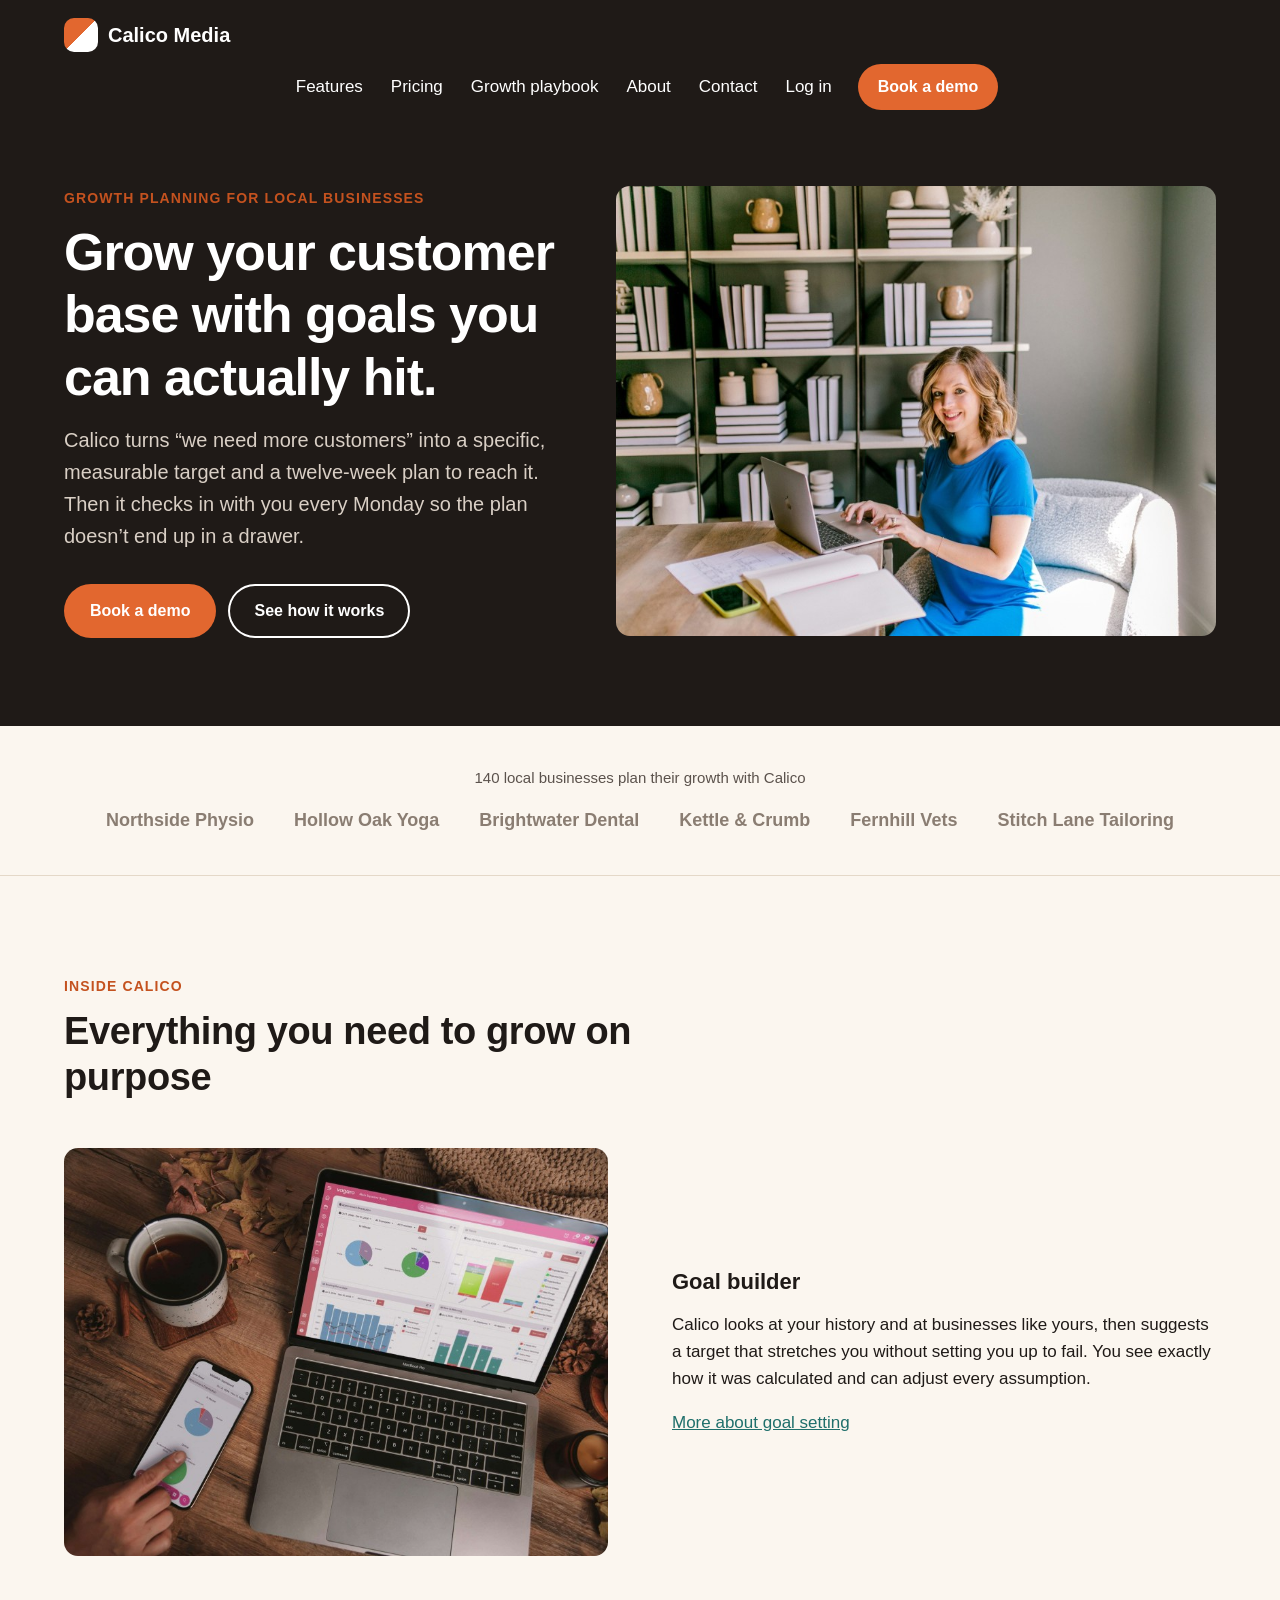
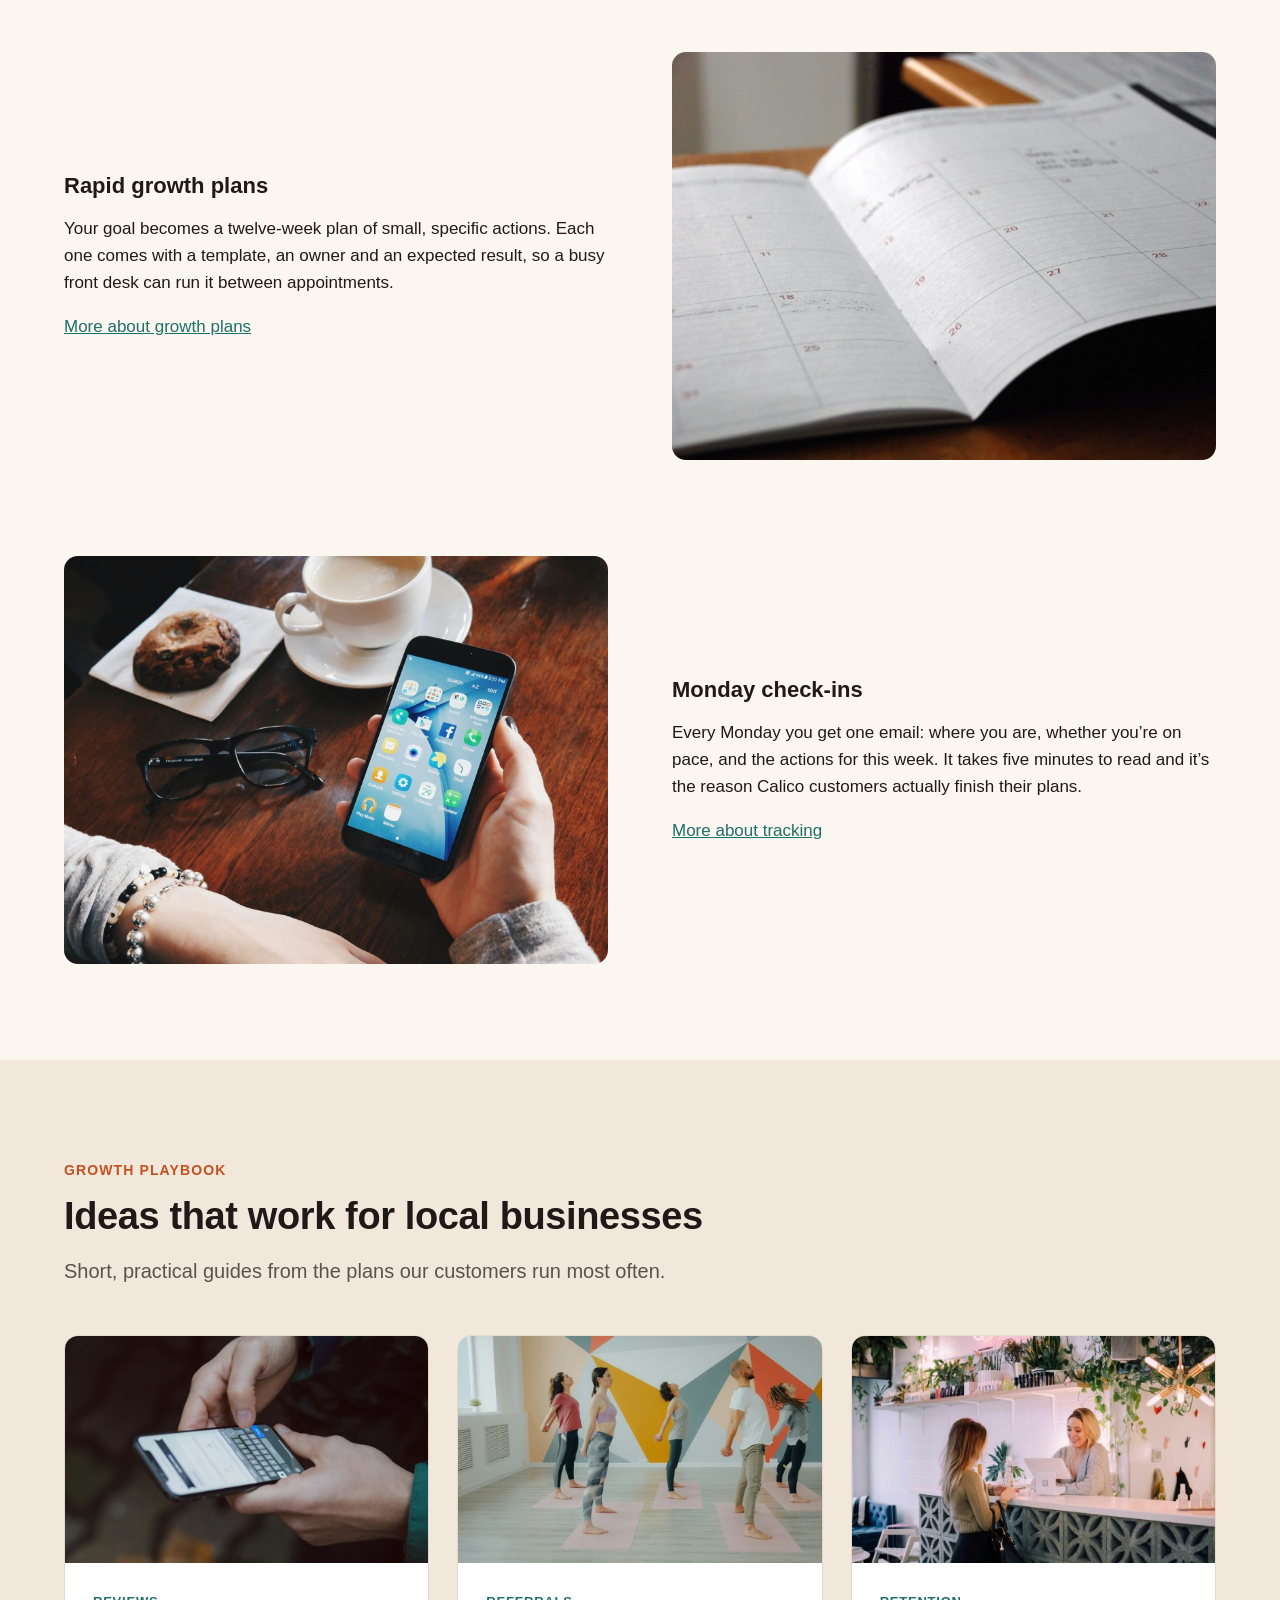
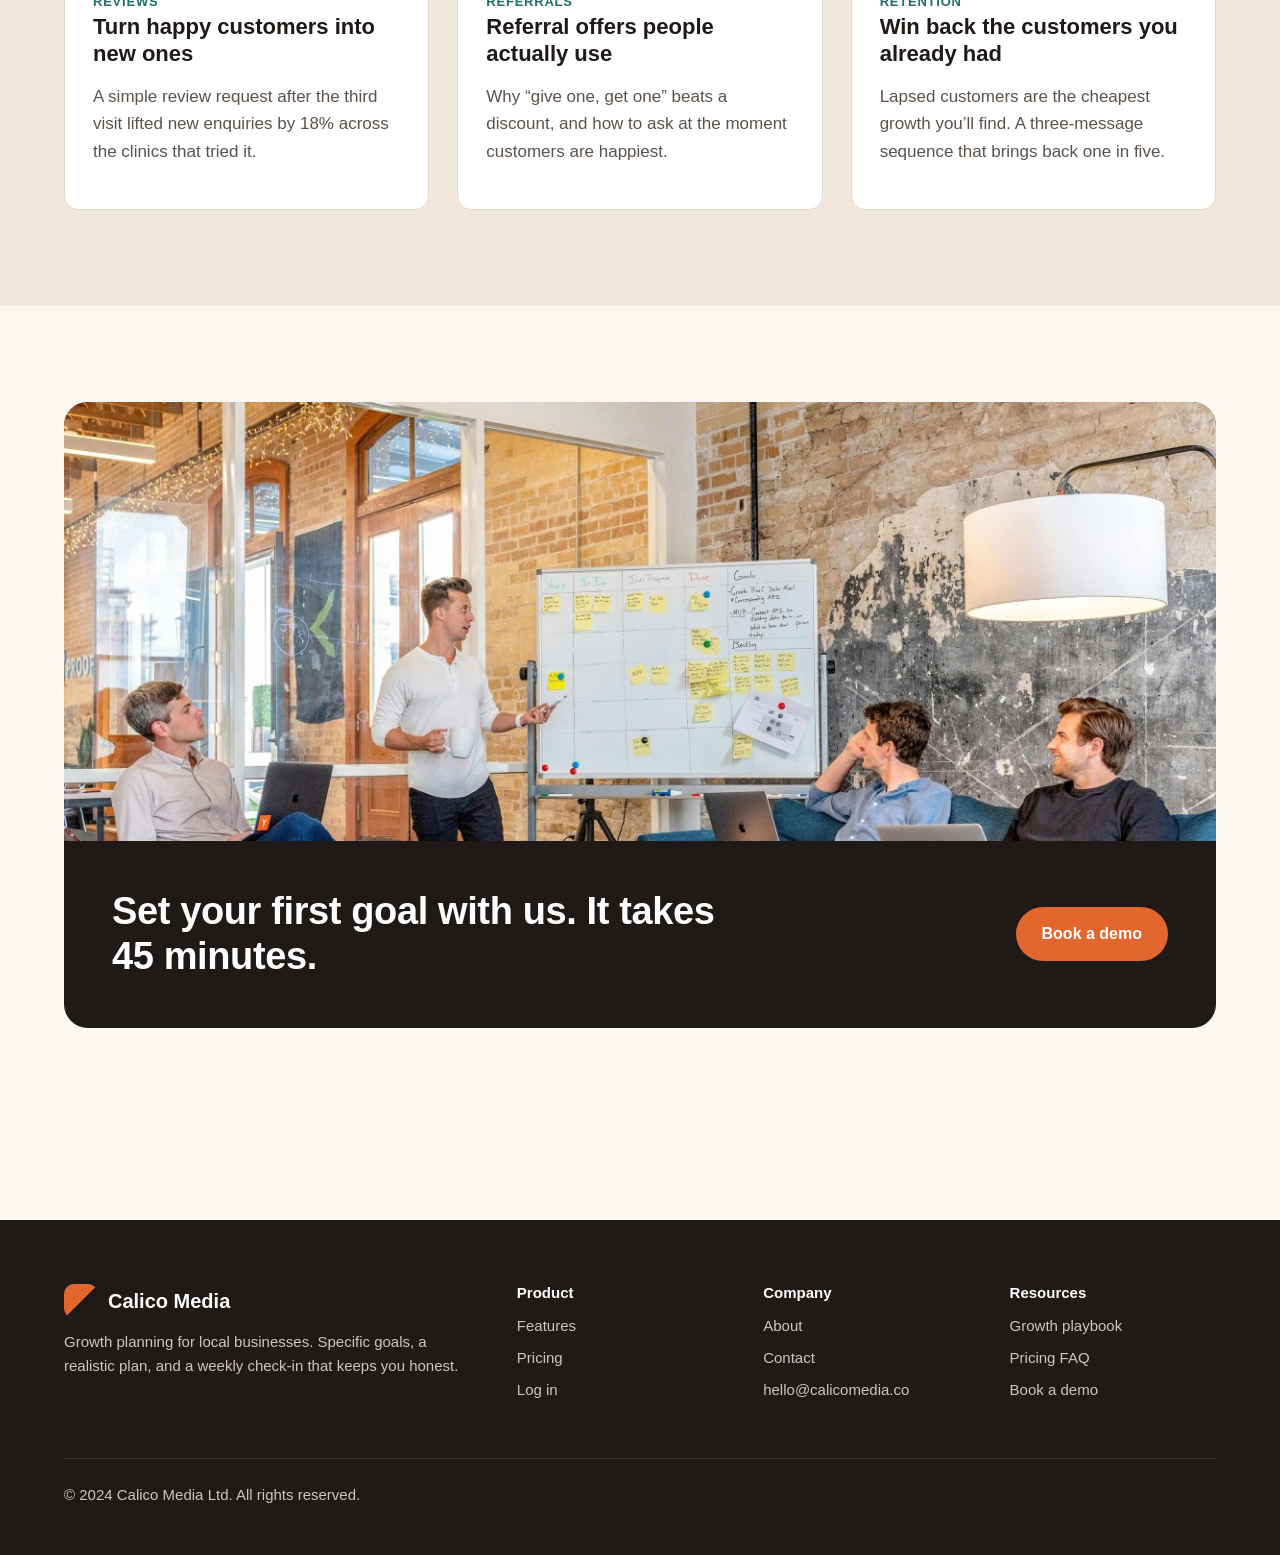
<file: public/index.html>
<!DOCTYPE html>
<html lang="en">
<head>
  <meta charset="utf-8">
  <meta name="viewport" content="width=device-width, initial-scale=1">
  <title>Calico Media | Growth planning for local businesses</title>
  <meta name="description" content="Calico helps local businesses grow their customer base with specific, measurable, realistic goals and a rapid growth plan you can run every week.">
  
  <link rel="stylesheet" href="css/styles.css">
</head>
<body>
  <header class="site-header site-header--home">
    <div class="container">
      <a class="logo" href="index.html"><span class="logo-mark"></span>Calico Media</a>
      <nav aria-label="Main">
        <ul class="nav-links">
          <li><a href="features.html">Features</a></li>
          <li><a href="pricing.html">Pricing</a></li>
          <li><a href="#playbook">Growth playbook</a></li>
          <li><a href="about.html">About</a></li>
          <li><a href="contact.html">Contact</a></li>
          <li><a href="https://app.calicomedia.co/login">Log in</a></li>
          <li><a class="btn" href="contact.html">Book a demo</a></li>
        </ul>
      </nav>
    </div>
  </header>

  <main>
    <section class="hero">
      <div class="container hero-inner">
        <div class="hero-text">
          <span class="eyebrow">Growth planning for local businesses</span>
          <h1>Grow your customer base with goals you can actually hit.</h1>
          <p class="lead">Calico turns &ldquo;we need more customers&rdquo; into a specific, measurable target and a twelve-week plan to reach it. Then it checks in with you every Monday so the plan doesn&rsquo;t end up in a drawer.</p>
          <div class="hero-actions">
            <a class="btn" href="contact.html">Book a demo</a>
            <a class="btn btn--ghost" href="features.html">See how it works</a>
          </div>
        </div>
        <div class="hero-media">
          <img
  class="hero-image"
  src="images/hero-weekly-plan-1200.jpg"
  srcset="
    images/hero-weekly-plan-480.jpg 480w,
    images/hero-weekly-plan-800.jpg 800w,
    images/hero-weekly-plan-1200.jpg 1200w
  "
  sizes="(max-width: 1000px) calc(100vw - 48px), 600px"
  alt="A business owner at her desk with a laptop and an open planner"
>
        </div>
      </div>
    </section>

    <section class="trust">
      <div class="container">
        <p>140 local businesses plan their growth with Calico</p>
        <ul class="trust-list">
          <li>Northside Physio</li>
          <li>Hollow Oak Yoga</li>
          <li>Brightwater Dental</li>
          <li>Kettle &amp; Crumb</li>
          <li>Fernhill Vets</li>
          <li>Stitch Lane Tailoring</li>
        </ul>
      </div>
    </section>

    <section class="section">
      <div class="container">
        <div class="section-intro">
          <span class="eyebrow">Inside Calico</span>
          <h2>Everything you need to grow on purpose</h2>
        </div>

        <div class="feature-row">
          <div class="feature-media">
            <img
  src="images/feature-goal-builder-1200.jpg"
  srcset="
    images/feature-goal-builder-480.jpg 480w,
    images/feature-goal-builder-800.jpg 800w,
    images/feature-goal-builder-1200.jpg 1200w
  "
  sizes="(max-width: 768px) calc(100vw - 48px), 50vw"
  loading="lazy"
  alt="Growth charts on a laptop and phone beside a cup of tea"
>

          </div>
          <div>
            <h3>Goal builder</h3>
            <p>Calico looks at your history and at businesses like yours, then suggests a target that stretches you without setting you up to fail. You see exactly how it was calculated and can adjust every assumption.</p>
            <a href="features.html">More about goal setting</a>
          </div>
        </div>

        <div class="feature-row feature-row--reverse">
          <div class="feature-media">
            <img
  src="images/feature-growth-plan-1200.jpg"
  srcset="
    images/feature-growth-plan-480.jpg 480w,
    images/feature-growth-plan-800.jpg 800w,
    images/feature-growth-plan-1200.jpg 1200w
  "
  sizes="(max-width: 768px) calc(100vw - 48px), 50vw"
  loading="lazy"
  alt="An open planner showing the weeks ahead"
>
          </div>
          <div>
            <h3>Rapid growth plans</h3>
            <p>Your goal becomes a twelve-week plan of small, specific actions. Each one comes with a template, an owner and an expected result, so a busy front desk can run it between appointments.</p>
            <a href="features.html">More about growth plans</a>
          </div>
        </div>

        <div class="feature-row">
          <div class="feature-media">
            <img
  src="images/feature-monday-checkin-1200.jpg"
  srcset="
    images/feature-monday-checkin-480.jpg 480w,
    images/feature-monday-checkin-800.jpg 800w,
    images/feature-monday-checkin-1200.jpg 1200w
  "
  sizes="(max-width: 768px) calc(100vw - 48px), 50vw"
  loading="lazy"
  alt="Checking a phone over coffee on a Monday morning"
>
          </div>
          <div>
            <h3>Monday check-ins</h3>
            <p>Every Monday you get one email: where you are, whether you&rsquo;re on pace, and the actions for this week. It takes five minutes to read and it&rsquo;s the reason Calico customers actually finish their plans.</p>
            <a href="features.html">More about tracking</a>
          </div>
        </div>
      </div>
    </section>

    <section class="section section--sand" id="playbook">
      <div class="container">
        <div class="section-intro">
          <span class="eyebrow">Growth playbook</span>
          <h2>Ideas that work for local businesses</h2>
          <p class="lead">Short, practical guides from the plans our customers run most often.</p>
        </div>
        <div class="playbook-grid">
          <article class="card">
            <img
  src="images/playbook-reviews-1200.jpg"
  srcset="
    images/playbook-reviews-480.jpg 480w,
    images/playbook-reviews-800.jpg 800w,
    images/playbook-reviews-1200.jpg 1200w
  "
  sizes="(max-width: 768px) calc(100vw - 48px), 33vw"
  loading="lazy"
  alt="A customer typing a review on their phone"
>
            <div class="card-body">
              <span class="card-tag">Reviews</span>
              <h3>Turn happy customers into new ones</h3>
              <p>A simple review request after the third visit lifted new enquiries by 18% across the clinics that tried it.</p>
            </div>
          </article>
          <article class="card">
            <img
  src="images/playbook-referrals-1200.jpg"
  srcset="
    images/playbook-referrals-480.jpg 480w,
    images/playbook-referrals-800.jpg 800w,
    images/playbook-referrals-1200.jpg 1200w
  "
  sizes="(max-width: 768px) calc(100vw - 48px), 33vw"
  loading="lazy"
  alt="A group class stretching together in a yoga studio"
>
            <div class="card-body">
              <span class="card-tag">Referrals</span>
              <h3>Referral offers people actually use</h3>
              <p>Why &ldquo;give one, get one&rdquo; beats a discount, and how to ask at the moment customers are happiest.</p>
            </div>
          </article>
          <article class="card">
            <img
  src="images/playbook-rebooking-1200.jpg"
  srcset="
    images/playbook-rebooking-480.jpg 480w,
    images/playbook-rebooking-800.jpg 800w,
    images/playbook-rebooking-1200.jpg 1200w
  "
  sizes="(max-width: 768px) calc(100vw - 48px), 33vw"
  loading="lazy"
  alt="A customer at the front desk booking her next visit"
>
            <div class="card-body">
              <span class="card-tag">Retention</span>
              <h3>Win back the customers you already had</h3>
              <p>Lapsed customers are the cheapest growth you&rsquo;ll find. A three-message sequence that brings back one in five.</p>
            </div>
          </article>
        </div>
      </div>
    </section>

    <section class="section">
      <div class="container">
        <div class="cta-band">
          <img
  src="images/team-workshop-1200.jpg"
  srcset="
    images/team-workshop-480.jpg 480w,
    images/team-workshop-800.jpg 800w,
    images/team-workshop-1200.jpg 1200w
  "
  sizes="calc(100vw - 48px)"
  loading="lazy"
  alt="The Calico Media team planning around a whiteboard"
>
          <div class="cta-body">
            <h2>Set your first goal with us. It takes 45 minutes.</h2>
            <a class="btn" href="contact.html">Book a demo</a>
          </div>
        </div>
      </div>
    </section>
  </main>

  <footer class="site-footer">
    <div class="container">
      <div class="footer-grid">
        <div>
          <a class="logo" href="index.html"><span class="logo-mark"></span>Calico Media</a>
          <p>Growth planning for local businesses. Specific goals, a realistic plan, and a weekly check-in that keeps you honest.</p>
        </div>
        <div>
          <h4>Product</h4>
          <ul>
            <li><a href="features.html">Features</a></li>
            <li><a href="pricing.html">Pricing</a></li>
            <li><a href="https://app.calicomedia.co/login">Log in</a></li>
          </ul>
        </div>
        <div>
          <h4>Company</h4>
          <ul>
            <li><a href="about.html">About</a></li>
            <li><a href="contact.html">Contact</a></li>
            <li><a href="mailto:hello@calicomedia.co">hello@calicomedia.co</a></li>
          </ul>
        </div>
        <div>
          <h4>Resources</h4>
          <ul>
            <li><a href="index.html#playbook">Growth playbook</a></li>
            <li><a href="pricing.html#faq">Pricing FAQ</a></li>
            <li><a href="contact.html">Book a demo</a></li>
          </ul>
        </div>
      </div>
      <div class="footer-bottom">
        <p>&copy; 2024 Calico Media Ltd. All rights reserved.</p>
      </div>
    </div>
  </footer>
</body>
</html>
</file>
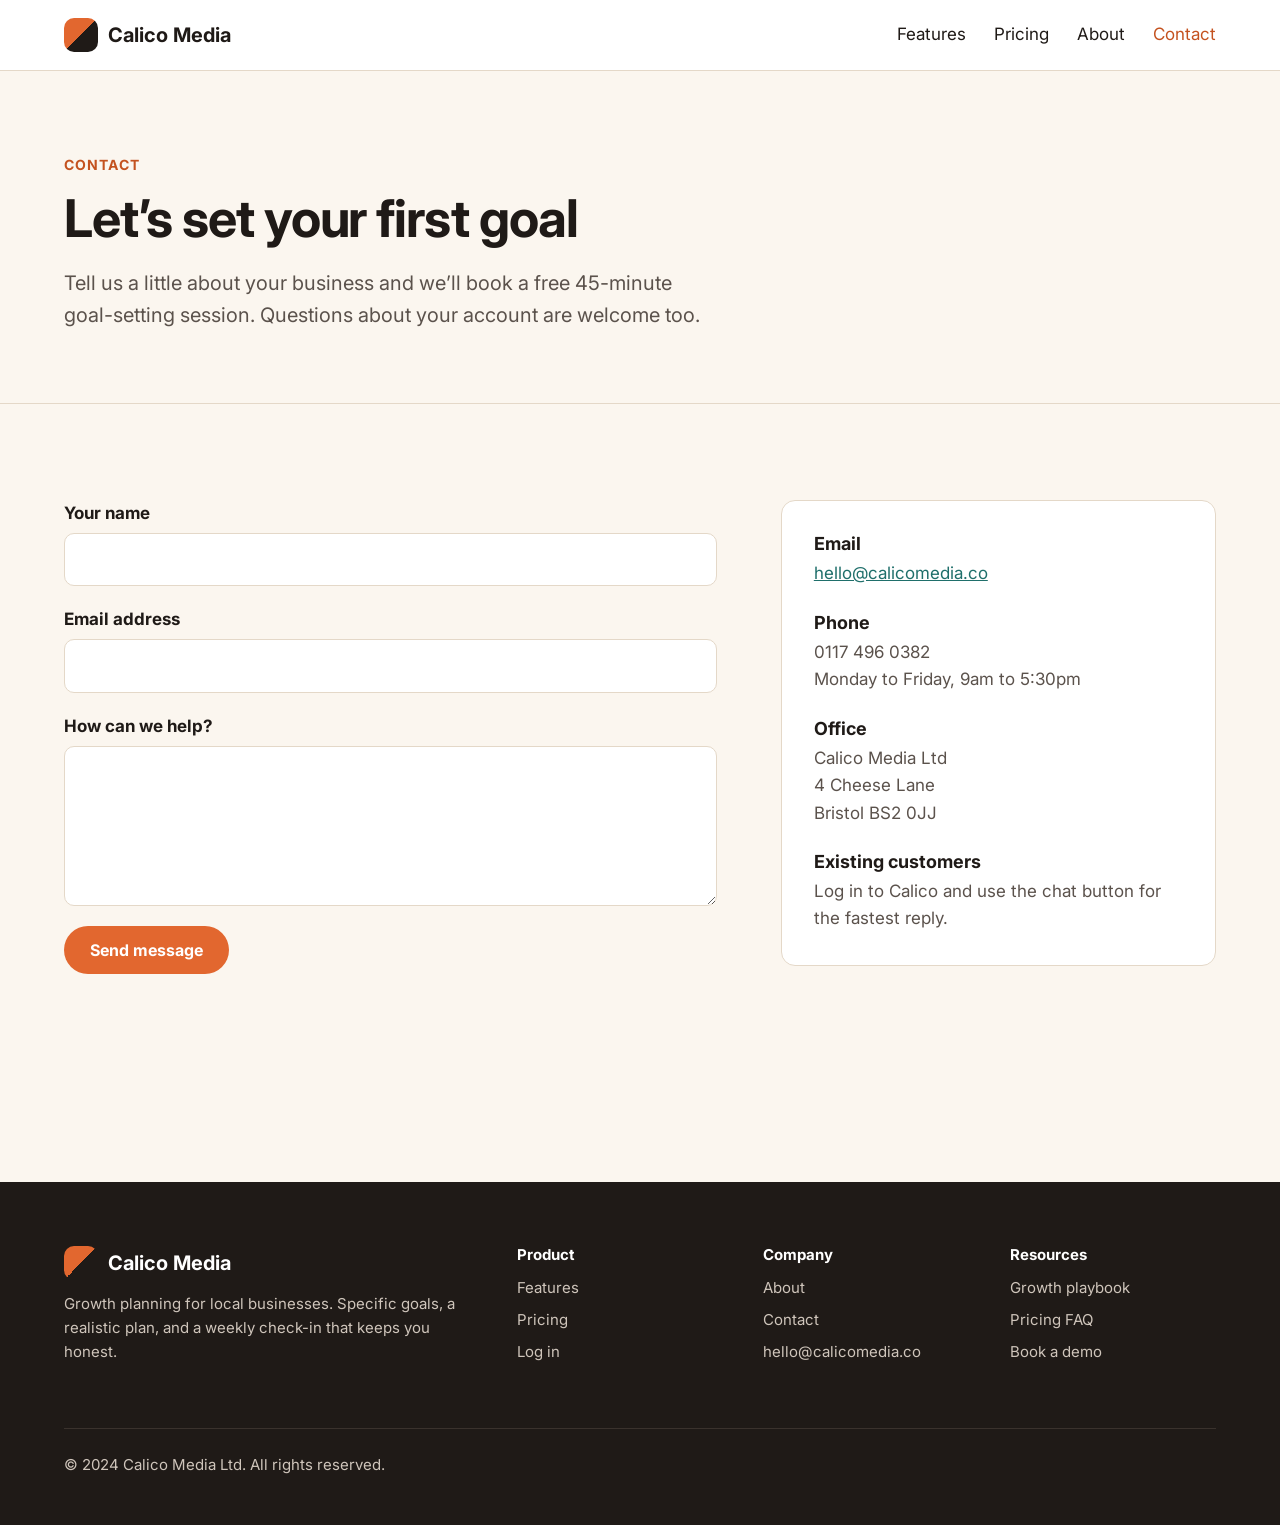
<file: public/contact.html>
<!DOCTYPE html>
<html lang="en">
<head>
  <meta charset="utf-8">
  <meta name="viewport" content="width=device-width, initial-scale=1">
  <title>Contact | Calico Media</title>
  <meta name="description" content="Book a demo or ask us a question. We reply within one business day.">
  <link rel="preconnect" href="https://fonts.googleapis.com">
  <link rel="preconnect" href="https://fonts.gstatic.com" crossorigin>
  <link href="https://fonts.googleapis.com/css2?family=Inter:wght@100;200;300;400;500;600;700;800;900&display=swap" rel="stylesheet">
  <link rel="stylesheet" href="css/styles.css">
</head>
<body>
  <header class="site-header">
    <div class="container">
      <a class="logo" href="index.html"><span class="logo-mark"></span>Calico Media</a>
      <nav aria-label="Main">
        <ul class="nav-links">
          <li><a href="features.html">Features</a></li>
          <li><a href="pricing.html">Pricing</a></li>
          <li><a href="about.html">About</a></li>
          <li><a href="contact.html" aria-current="page">Contact</a></li>
        </ul>
      </nav>
    </div>
  </header>

  <main>
    <section class="page-header">
      <div class="container">
        <span class="eyebrow">Contact</span>
        <h1>Let&rsquo;s set your first goal</h1>
        <p class="lead">Tell us a little about your business and we&rsquo;ll book a free 45-minute goal-setting session. Questions about your account are welcome too.</p>
      </div>
    </section>

    <section class="section">
      <div class="container contact-layout">
        <form class="contact-form" id="contact-form" action="/contact" method="post">
          <div class="contact-form-honeypot" aria-hidden="true">
  <label for="website">Website</label>
  <input type="text" id="website" name="website" tabindex="-1" autocomplete="off">
</div>

<input type="hidden" id="form-loaded-at" name="formLoadedAt">
          <label for="name">Your name</label>
          <input type="text" id="name" name="name" required>

          <label for="email">Email address</label>
          <input type="email" id="email" name="email" required>

          <label for="message">How can we help?</label>
          <textarea id="message" name="message" required></textarea>

          <button class="btn" type="submit">Send message</button>
          <p class="form-status" id="form-status" role="status"></p>
        </form>

        <aside class="contact-aside">
          <h3>Email</h3>
          <p><a href="mailto:hello@calicomedia.co">hello@calicomedia.co</a></p>
          <h3>Phone</h3>
          <p>0117 496 0382<br>Monday to Friday, 9am to 5:30pm</p>
          <h3>Office</h3>
          <p>Calico Media Ltd<br>4 Cheese Lane<br>Bristol BS2 0JJ</p>
          <h3>Existing customers</h3>
          <p>Log in to Calico and use the chat button for the fastest reply.</p>
        </aside>
      </div>
    </section>
  </main>

  <footer class="site-footer">
    <div class="container">
      <div class="footer-grid">
        <div>
          <a class="logo" href="index.html"><span class="logo-mark"></span>Calico Media</a>
          <p>Growth planning for local businesses. Specific goals, a realistic plan, and a weekly check-in that keeps you honest.</p>
        </div>
        <div>
          <h4>Product</h4>
          <ul>
            <li><a href="features.html">Features</a></li>
            <li><a href="pricing.html">Pricing</a></li>
            <li><a href="https://app.calicomedia.co/login">Log in</a></li>
          </ul>
        </div>
        <div>
          <h4>Company</h4>
          <ul>
            <li><a href="about.html">About</a></li>
            <li><a href="contact.html">Contact</a></li>
            <li><a href="mailto:hello@calicomedia.co">hello@calicomedia.co</a></li>
          </ul>
        </div>
        <div>
          <h4>Resources</h4>
          <ul>
            <li><a href="index.html#playbook">Growth playbook</a></li>
            <li><a href="pricing.html#faq">Pricing FAQ</a></li>
            <li><a href="contact.html">Book a demo</a></li>
          </ul>
        </div>
      </div>
      <div class="footer-bottom">
        <p>&copy; 2024 Calico Media Ltd. All rights reserved.</p>
      </div>
    </div>
  </footer>
  <script src="js/contact.js"></script>
</body>
</html>
</file>
<file: public/css/styles.css>
/* Calico Media marketing site */

:root {
  --ink: #1f1a17;
  --ink-soft: #5b524c;
  --cream: #fbf6ef;
  --sand: #f1e7da;
  --white: #ffffff;
  --orange: #e2672f;
  --orange-dark: #c4521f;
  --teal: #1f6f6b;
  --line: #e4d8c8;
  --radius: 14px;
}

*,
*::before,
*::after {
  box-sizing: border-box;
}

body {
  margin: 0;
  font-family: 'Inter', -apple-system, BlinkMacSystemFont, 'Segoe UI', sans-serif;
  font-weight: 400;
  font-size: 17px;
  line-height: 1.6;
  color: var(--ink);
  background: var(--cream);
}

h1,
h2,
h3,
h4 {
  font-weight: 700;
  line-height: 1.2;
  margin: 0 0 16px;
}

h1 {
  font-size: 52px;
  letter-spacing: -0.02em;
}

h2 {
  font-size: 38px;
  letter-spacing: -0.01em;
}

h3 {
  font-size: 22px;
}

p {
  margin: 0 0 16px;
}

a {
  color: var(--teal);
}

img {
  max-width: 100%;
}

.container {
  max-width: 1200px;
  margin: 0 auto;
  padding: 0 24px;
}

.section {
  padding: 96px 0;
}

.section--sand {
  background: var(--sand);
}

.eyebrow {
  display: inline-block;
  font-size: 14px;
  font-weight: 700;
  letter-spacing: 0.08em;
  text-transform: uppercase;
  color: var(--orange-dark);
  margin-bottom: 12px;
}

.lead {
  font-size: 20px;
  color: var(--ink-soft);
  max-width: 640px;
}

.section-intro {
  max-width: 680px;
  margin-bottom: 48px;
}

.btn {
  display: inline-block;
  padding: 14px 26px;
  border-radius: 999px;
  background: var(--orange);
  color: var(--white);
  font-weight: 700;
  text-decoration: none;
  border: 0;
  font-size: 16px;
  font-family: inherit;
  cursor: pointer;
}

.btn:hover {
  background: var(--orange-dark);
}

.btn--ghost {
  background: transparent;
  color: inherit;
  box-shadow: inset 0 0 0 2px currentColor;
}

.btn--ghost:hover {
  background: rgba(255, 255, 255, 0.1);
  
}

/* Header */

.site-header {
  background: var(--white);
  border-bottom: 1px solid var(--line);
}

.site-header .container {
  display: flex;
  flex-wrap: wrap;
  align-items: center;
  justify-content: space-between;
  gap: 12px 32px;
  padding-top: 18px;
  padding-bottom: 18px;
}

.logo {
  display: flex;
  align-items: center;
  gap: 10px;
  flex-shrink: 0;
  font-size: 20px;
  font-weight: 700;
  color: var(--ink);
  text-decoration: none;
}

.logo-mark {
  width: 34px;
  height: 34px;
  border-radius: 10px;
  background: linear-gradient(135deg, var(--orange) 0%, var(--orange) 50%, var(--ink) 50%, var(--ink) 100%);
}

.nav-links {
  display: flex;
  flex-wrap: wrap;
  align-items: center;
  gap: 8px 28px;
  list-style: none;
  margin: 0;
  padding: 0;
}

.nav-links a {
  color: var(--ink);
  text-decoration: none;
}

.nav-links a:hover,
.nav-links a[aria-current='page'] {
  color: var(--orange-dark);
}

.site-header--home {
  background: var(--ink);
  border-bottom: 0;
}

.site-header--home .logo,
.site-header--home .nav-links a {
  color: var(--white);
}

.site-header--home .logo-mark {
  background: linear-gradient(135deg, var(--orange) 0%, var(--orange) 50%, var(--white) 50%, var(--white) 100%);
}

.site-header--home .container {
  flex-wrap: nowrap;
}

.site-header--home nav {
  min-width: 0;
}

.site-header--home .nav-links {
  flex-wrap: nowrap;
  gap: 0;
}

.site-header--home .nav-links li {
  min-width: 0;
}

.site-header--home .nav-links a {
  display: block;
  padding: 0 14px;
  white-space: nowrap;
}

.site-header--home .nav-links li:last-child {
  flex-shrink: 0;
}

.site-header--home .nav-links .btn {
  margin-left: 12px;
  padding: 10px 20px;
}

/* Home hero */

.hero {
  background: var(--ink);
  color: var(--white);
  padding: 56px 0 88px;
}

.hero-inner {
  display: flex;
  align-items: center;
  gap: 56px;
}

.hero-text {
  flex: 1;
}

.hero-text .lead {
  color: #d9cfc5;
}

.hero-actions {
  display: flex;
  flex-wrap: wrap;
  gap: 12px;
  margin-top: 32px;
}

.hero-media {
  width: 600px;
  flex-shrink: 0;
}

.hero-image {
  width: 100%;
  aspect-ratio: 4 / 3;
  object-fit: cover;
  border-radius: var(--radius);
  display: block;
}

/* Trust strip */

.trust {
  padding: 40px 0;
  border-bottom: 1px solid var(--line);
  text-align: center;
}

.trust p {
  color: var(--ink-soft);
  font-size: 15px;
}

.trust-list {
  display: flex;
  flex-wrap: wrap;
  justify-content: center;
  gap: 12px 40px;
  list-style: none;
  margin: 0;
  padding: 0;
  font-weight: 700;
  font-size: 18px;
  color: #8a7d72;
}

/* Steps */

.steps {
  display: grid;
  grid-template-columns: repeat(auto-fit, minmax(240px, 1fr));
  gap: 24px;
}

.step {
  background: var(--white);
  border: 1px solid var(--line);
  border-radius: var(--radius);
  padding: 32px;
}

.step-number {
  display: inline-flex;
  align-items: center;
  justify-content: center;
  width: 40px;
  height: 40px;
  border-radius: 50%;
  background: var(--sand);
  color: var(--orange-dark);
  font-weight: 700;
  margin-bottom: 16px;
}

/* Check list */

.check-list {
  list-style: none;
  margin: 24px 0 0;
  padding: 0;
}

.check-list li {
  position: relative;
  padding-left: 32px;
  margin-bottom: 14px;
}

.check-list li::before {
  content: '';
  position: absolute;
  left: 0;
  top: 6px;
  width: 16px;
  height: 16px;
  border-radius: 50%;
  background: var(--teal);
  box-shadow: inset 0 0 0 4px #cfe6e4;
}

/* FAQ */

.faq {
  max-width: 820px;
}

.faq details {
  border-top: 1px solid var(--line);
  padding: 20px 0;
}

.faq details:last-child {
  border-bottom: 1px solid var(--line);
}

.faq summary {
  font-weight: 700;
  font-size: 19px;
  cursor: pointer;
}

.faq details p {
  margin-top: 12px;
  color: var(--ink-soft);
}

/* Feature rows */

.feature-row {
  display: grid;
  grid-template-columns: 1fr 1fr;
  gap: 64px;
  align-items: center;
  margin-bottom: 96px;
}

.feature-row:last-child {
  margin-bottom: 0;
}

.feature-row--reverse .feature-media {
  order: 2;
}

.feature-media img {
  display: block;
  width: 100%;
  aspect-ratio: 4 / 3;
  object-fit: cover;
  border-radius: var(--radius);
}

/* Playbook */

.playbook-grid {
  display: grid;
  grid-template-columns: repeat(3, 1fr);
  gap: 28px;
}

/* Card grid */

.card-grid {
  display: grid;
  grid-template-columns: repeat(3, 1fr);
  gap: 28px;
}

.card {
  background: var(--white);
  border: 1px solid var(--line);
  border-radius: var(--radius);
  overflow: hidden;
}

.card img {
  display: block;
  width: 100%;
  aspect-ratio: 16 / 10;
  object-fit: cover;
}

.card-body {
  padding: 24px 28px 28px;
}

.card-body p {
  color: var(--ink-soft);
}

.card-tag {
  font-size: 13px;
  font-weight: 700;
  text-transform: uppercase;
  letter-spacing: 0.06em;
  color: var(--teal);
}

.icon-dot {
  width: 44px;
  height: 44px;
  border-radius: 12px;
  background: var(--sand);
  margin-bottom: 18px;
  position: relative;
}

.icon-dot::after {
  content: '';
  position: absolute;
  inset: 13px;
  border-radius: 50%;
  background: var(--orange);
}

/* CTA band */

.cta-band {
  background: var(--ink);
  color: var(--white);
  border-radius: 24px;
  overflow: hidden;
}

.cta-band img {
  display: block;
  width: 100%;
  aspect-ratio: 21 / 8;
  object-fit: cover;
}

.cta-body {
  padding: 48px;
  display: flex;
  flex-wrap: wrap;
  align-items: center;
  justify-content: space-between;
  gap: 24px;
}

.cta-body h2 {
  margin: 0;
  max-width: 620px;
}

/* Page header (inner pages) */

.page-header {
  padding: 80px 0 56px;
  border-bottom: 1px solid var(--line);
}

/* Pricing */

.pricing-grid {
  display: grid;
  grid-template-columns: repeat(auto-fit, minmax(260px, 1fr));
  gap: 24px;
  align-items: stretch;
}

.pricing-card {
  background: var(--white);
  border: 1px solid var(--line);
  border-radius: var(--radius);
  padding: 36px 32px;
  display: flex;
  flex-direction: column;
}

.pricing-card--featured {
  border: 2px solid var(--orange);
  box-shadow: 0 24px 48px rgba(226, 103, 47, 0.14);
}

.plan-badge {
  align-self: flex-start;
  font-size: 13px;
  font-weight: 700;
  background: var(--orange);
  color: var(--white);
  border-radius: 999px;
  padding: 4px 12px;
  margin-bottom: 16px;
}

.price {
  font-size: 48px;
  font-weight: 700;
  margin: 8px 0 4px;
}

.price small {
  font-size: 17px;
  font-weight: 400;
  color: var(--ink-soft);
}

.pricing-card .check-list {
  flex: 1;
  margin-bottom: 28px;
}

.pricing-card .btn {
  text-align: center;
}

.pricing-note {
  margin-top: 32px;
  color: var(--ink-soft);
  font-size: 15px;
}

/* About */

.stats {
  display: grid;
  grid-template-columns: repeat(auto-fit, minmax(160px, 1fr));
  gap: 16px;
}

.stat {
  background: var(--white);
  border: 1px solid var(--line);
  border-radius: var(--radius);
  padding: 28px 20px;
}

.stat-number {
  display: block;
  font-size: 48px;
  font-weight: 700;
  color: var(--orange-dark);
}

.stat-label {
  display: block;
  font-size: 15px;
  color: var(--ink-soft);
}

.prose {
  max-width: 720px;
}

.team-grid {
  display: grid;
  grid-template-columns: repeat(auto-fit, minmax(220px, 1fr));
  gap: 24px;
}

.person {
  background: var(--white);
  border: 1px solid var(--line);
  border-radius: var(--radius);
  padding: 28px;
}

.avatar {
  width: 56px;
  height: 56px;
  border-radius: 50%;
  background: var(--sand);
  color: var(--orange-dark);
  display: flex;
  align-items: center;
  justify-content: center;
  font-weight: 700;
  margin-bottom: 16px;
}

.person p {
  color: var(--ink-soft);
  font-size: 15px;
  margin: 0;
}

/* Contact */

.contact-layout {
  display: grid;
  grid-template-columns: 3fr 2fr;
  gap: 64px;
}

.contact-form-honeypot {
  display: none;
}

.contact-form label {
  display: block;
  font-weight: 700;
  margin-bottom: 6px;
}

.contact-form input,
.contact-form textarea {
  display: block;
  width: 100%;
  font: inherit;
  padding: 12px 14px;
  border: 1px solid var(--line);
  border-radius: 10px;
  background: var(--white);
  margin-bottom: 20px;
}

.contact-form textarea {
  min-height: 160px;
  resize: vertical;
}

.form-status {
  margin-top: 16px;
  font-weight: 700;
}

.form-status--success {
  color: var(--teal);
}

.form-status--error {
  color: #b3261e;
}

.contact-aside {
  background: var(--white);
  border: 1px solid var(--line);
  border-radius: var(--radius);
  padding: 32px;
  align-self: start;
}

.contact-aside h3 {
  font-size: 18px;
  margin-top: 24px;
  margin-bottom: 6px;
}

.contact-aside h3:first-child {
  margin-top: 0;
}

.contact-aside p {
  color: var(--ink-soft);
  margin: 0;
}

/* Footer */

.site-footer {
  background: var(--ink);
  color: #cfc5bb;
  padding: 64px 0 32px;
  margin-top: 96px;
  font-size: 15px;
}

.footer-grid {
  display: grid;
  grid-template-columns: 2fr 1fr 1fr 1fr;
  gap: 40px;
}

.site-footer h4 {
  color: var(--white);
  font-size: 15px;
  margin-bottom: 12px;
}

.site-footer ul {
  list-style: none;
  margin: 0;
  padding: 0;
}

.site-footer li {
  margin-bottom: 8px;
}

.site-footer a {
  color: #cfc5bb;
  text-decoration: none;
}

.site-footer a:hover {
  color: var(--white);
}

.site-footer .logo {
  color: var(--white);
  margin-bottom: 12px;
}

.footer-bottom {
  border-top: 1px solid #3a322d;
  margin-top: 48px;
  padding-top: 24px;
}

@media (max-width: 1000px) {
  .hero-inner {
    flex-direction: column;
  }

  .hero-media {
    width: 100%;
    order: -1;
  }
}



@media (max-width: 768px) {
  h1 {
    font-size: 40px;
  }

  h2 {
    font-size: 30px;
  }

  .section {
    padding: 64px 0;
  }


  .feature-row {
    grid-template-columns: 1fr;
    gap: 32px;
    margin-bottom: 64px;
  }

  .feature-row--reverse .feature-media {
    order: 0;
  }

  .card-grid {
    grid-template-columns: repeat(2, 1fr);
  }

  .playbook-grid {
  grid-template-columns: 1fr;
}

  .contact-layout {
    grid-template-columns: 1fr;
    gap: 40px;
  }

  .footer-grid {
    grid-template-columns: 1fr 1fr;
  }
}

.site-header--home .container {
  flex-wrap: wrap;
}

.site-header--home nav {
  width: 100%;
}

.site-header--home .nav-links {
  flex-wrap: wrap;
  justify-content: center;
  gap: 12px 0;
}


@media (max-width: 480px) {
  h1 {
    font-size: 34px;
  }

  .card-grid {
    grid-template-columns: 1fr;
  }

  .cta-body {
    padding: 32px 24px;
  }

  .footer-grid {
    grid-template-columns: 1fr;
  }
}
</file>
